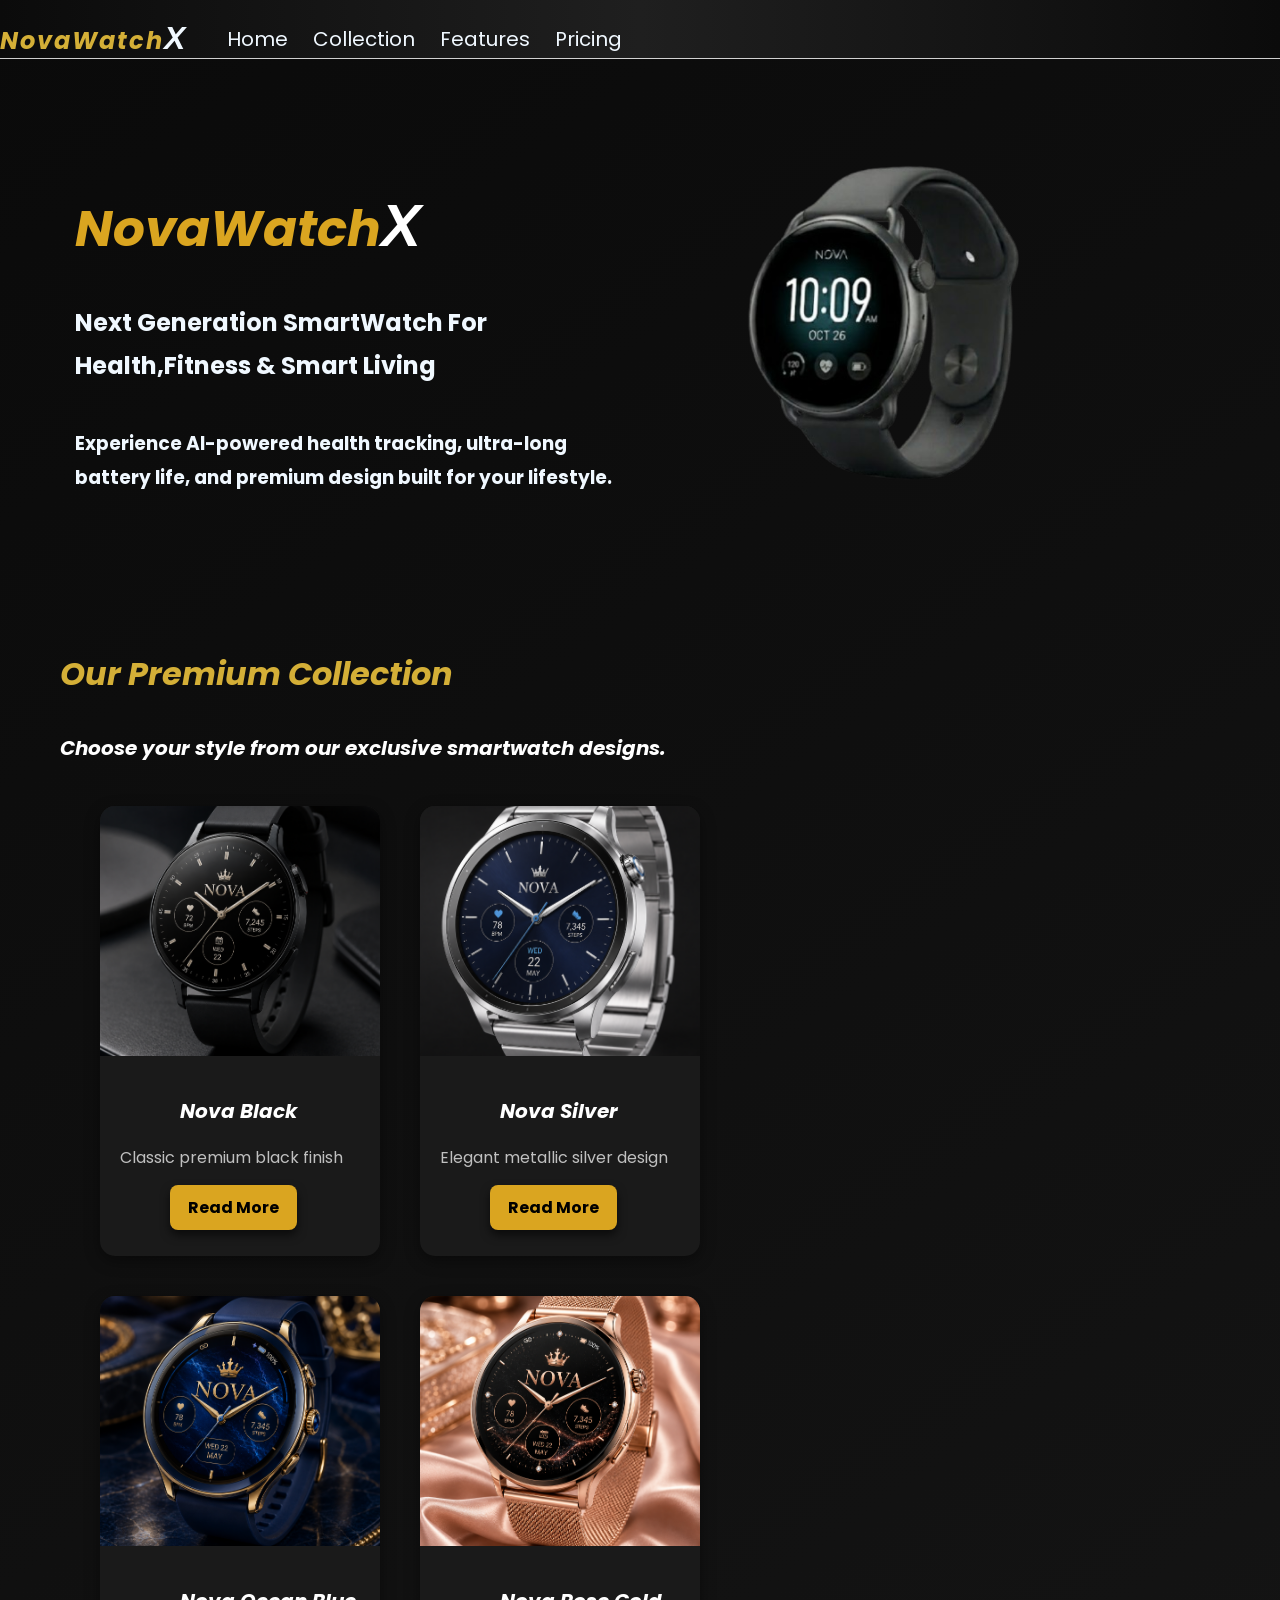
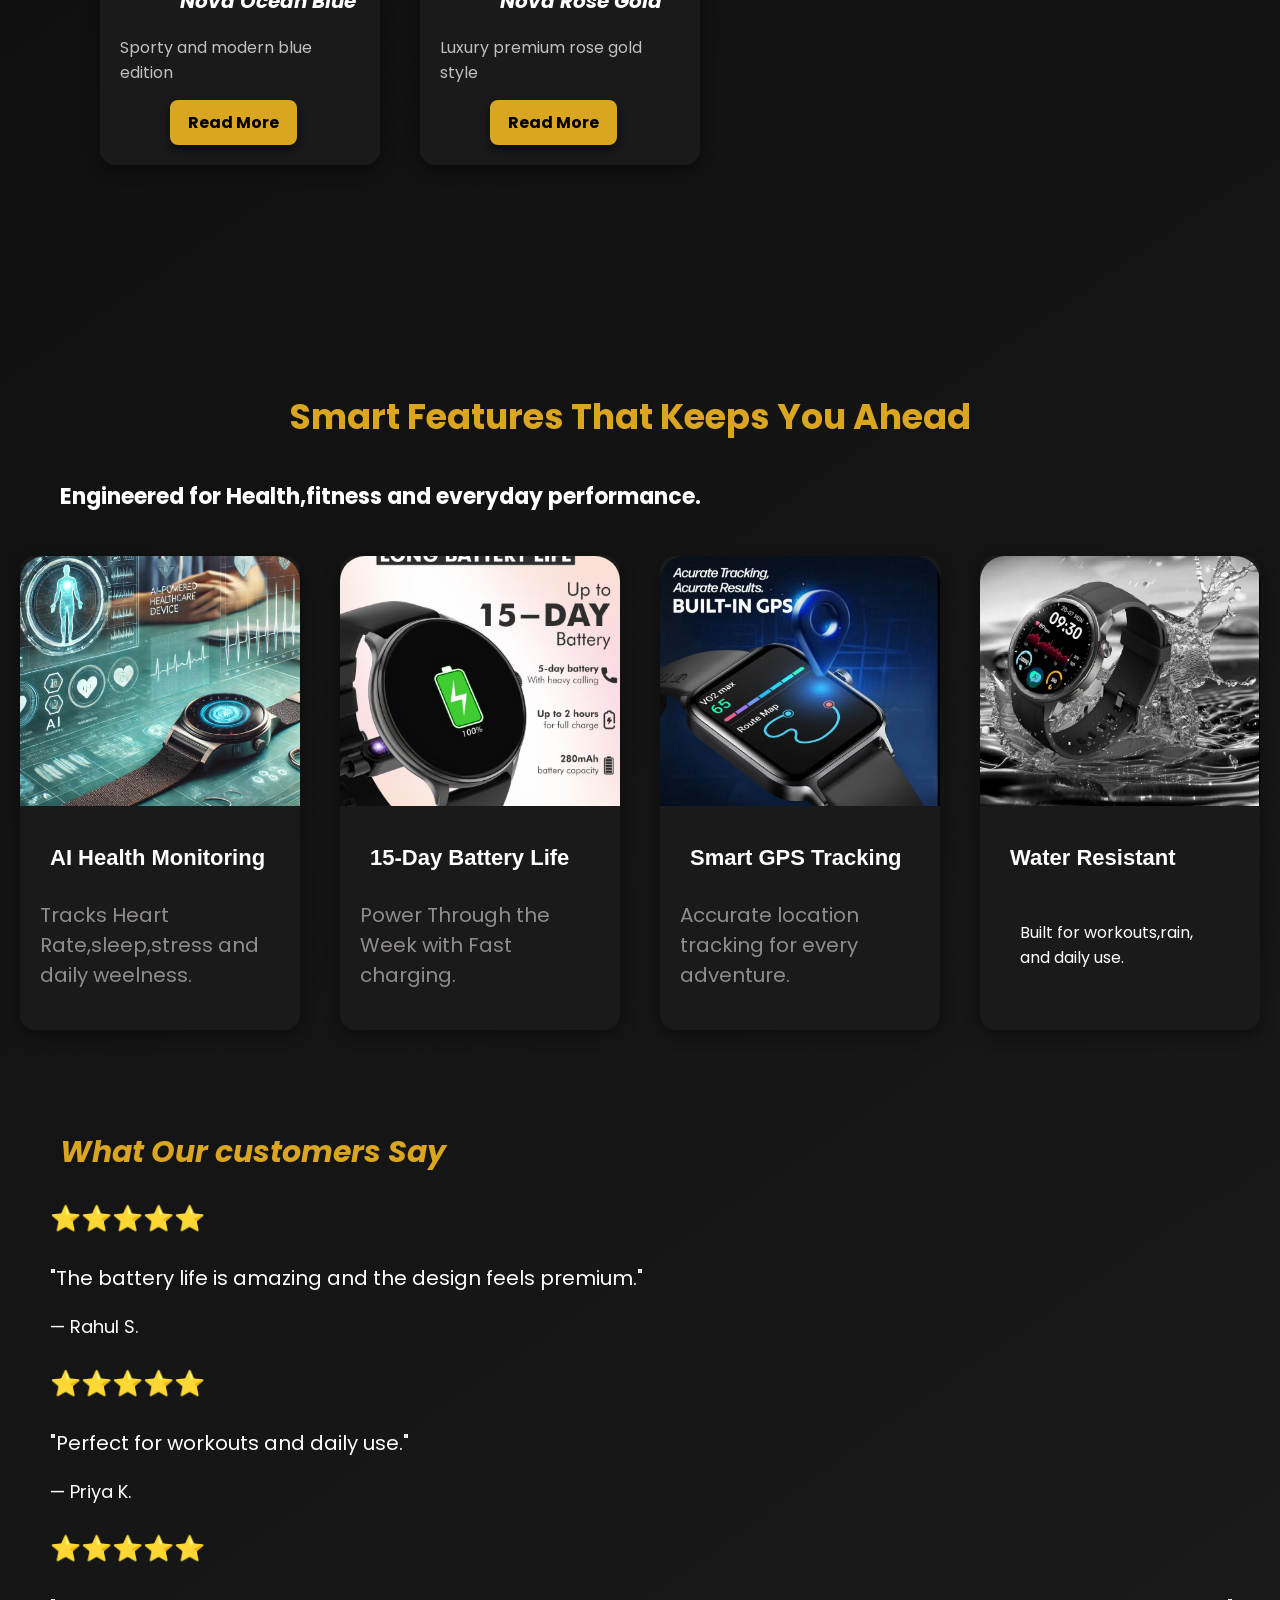
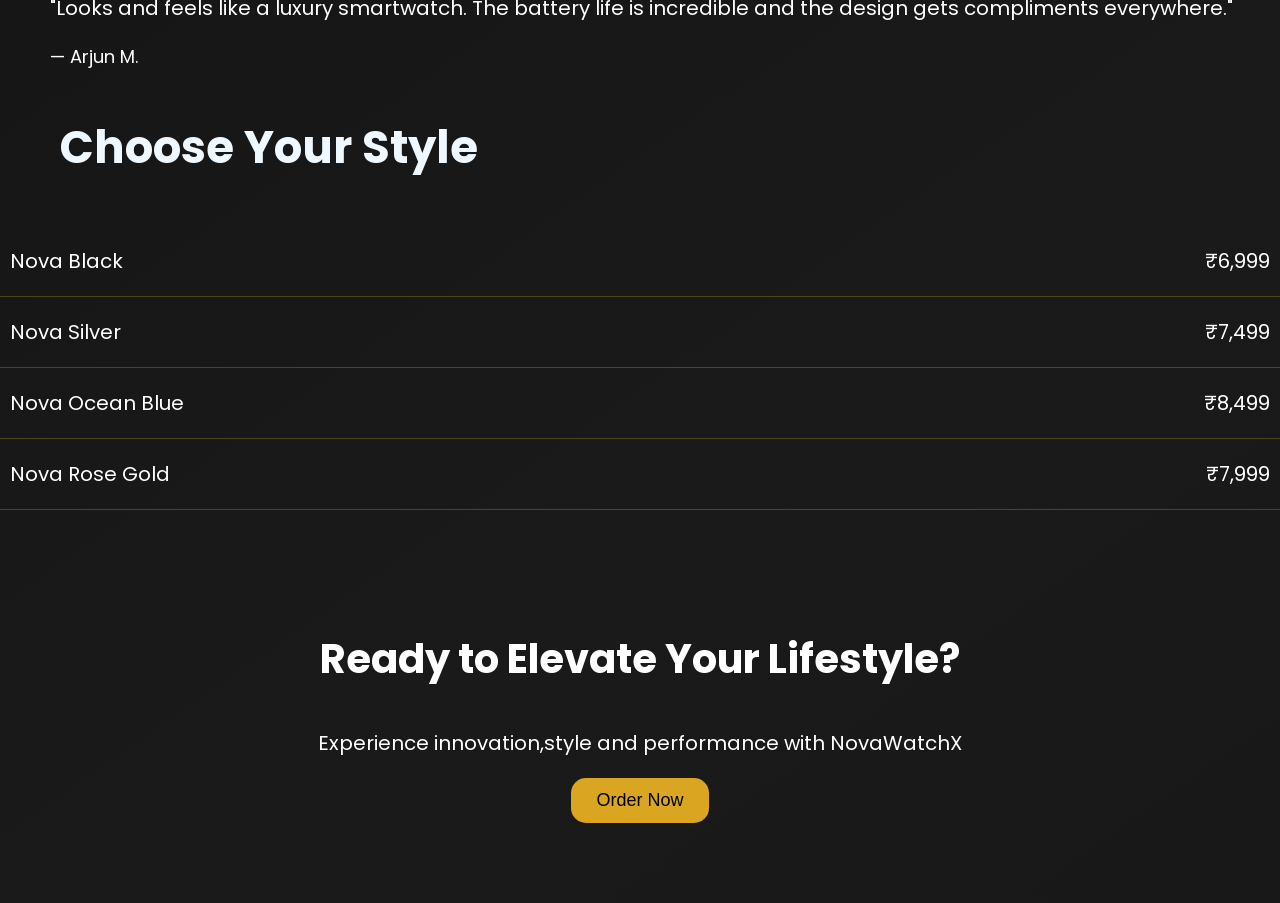
<file: index.html>
<!DOCTYPE html>
<html lang="en">
<head>
  <meta charset="UTF-8">
  <meta name="viewport" content="width=device-width, initial-scale=1.0">
  <title>NovaWatch X</title>
  <link rel="stylesheet" href="index.css">
  <link href="https://fonts.googleapis.com/css2?family=Poppins:wght@300;400;600&display=swap" rel="stylesheet">
</head>
<body>
  <header class="navbar">
    <div class="logo">
      NovaWatch<span class="x">X</span>
    </div>
    <nav class="nav-links">
    <a href="#home">Home</a>
    <a href="#collection">Collection</a>
    <a href="#Features">Features</a>
    <a href="#pricing">Pricing</a>
    </nav>
 </header>
 <div class="main" id="home">
<div class="main-content">
 <h1>NovaWatch<span class="x2">X</span>
  </h1>
  <h2>Next Generation SmartWatch For <br>Health,Fitness & Smart Living</h2>
  <h3>Experience AI-powered health tracking, ultra-long battery life, and premium design built for your lifestyle.</h3>
  </div>
  <div class="main-image">
 <img src="images2/download (1).png">
  </div>
  </div>
<div class="collections-card " id="collection">
<h2>Our Premium Collection</h2>
<h3>Choose your style from our exclusive smartwatch designs.</h3>
<div class="card-grid">
<div class="card">
  <img src="images2/watch1.png">
  <div class="card-content">
    <h3 class="card-title">Nova Black</h3>
    <p class="card-text">Classic premium black finish</p>
    <a href="watch-details.html" class="btn">Read More</a>
  </div>
</div>
<div class="card">
  <img src="images2/watch2.png">
  <div class="card-content">
  <h3 class="card-title">Nova Silver</h3>
  <p class="card-text">Elegant metallic silver design</p>
  <a href="watch-details.html" class="btn">Read More</a>
  </div>
</div>
<div class="card">
  <img src="images2/watch3.png">
  <div class=" card-content">
    <h3 class="card-title">Nova Ocean Blue </h3>
    <p class="card-text">Sporty and modern blue edition</p>
    <a href="watch-details.html" class="btn">Read More</a>
  </div>
</div>
<div class="card">
  <img src="images2/watch4.png">
  <div class="card-content">
    <h3 class="card-title">Nova Rose Gold</h3>
    <p class="card-text">Luxury premium rose gold style</p>
    <a href="watch-details.html"class= "btn">Read More</a>
  </div>
</div>
</div>
</div>
<div class="Features" id="Features">
  <h2>Smart Features That Keeps You Ahead</h2>
  <h3>Engineered for Health,fitness and everyday performance.</h3>
  <div class="card2-grid">
    <div class="card2">
  <img src="images2/health monitoring.png">
  <div class="card2-content">
    <h3 class="card2-title">AI Health Monitoring</h3>
    <p class="card2-text">
      Tracks Heart Rate,sleep,stress and daily weelness.
    </p>
  </div>
</div>
<div class="card2">
  <img src="images2/battery life.png">
  <div class="card2-content">
    <h3 class="card2-title">15-Day Battery Life</h3>
    <p class="card2-text">Power Through the Week with Fast charging.
    </p>
  </div>
</div>
<div class="card2">
  <img src="images2/gps tracking.png">
  <div class="card2-content">
    <h3 class="card2-title">Smart GPS Tracking</h3>
    <p class="card2-text">
      Accurate location tracking for every adventure.
    </p>
  </div>
</div>
<div class="card2">
  <img src="images2/water resistant.png">
  <div class="card2-content">
    <h3 class="card2-title"> Water Resistant</h3>
    <p class="card2-content">
      Built for workouts,rain, and daily use.
    </p>
  </div>
</div>
</div>
</div>
<div class="benefits">
    <h1>What Our customers Say</h1>
    <p class="star">⭐⭐⭐⭐⭐<br></p>
<p class="reviews">
 "The battery life is amazing and the design feels premium."
<p class="name">— Rahul S.</p>
<p class="star">⭐⭐⭐⭐⭐</p>
<p class="reviews">
"Perfect for workouts and daily use."
</p>
<p class="name">— Priya K.</p>
<p class="star">⭐⭐⭐⭐⭐</p>
<p class="reviews">
  "Looks and feels like a luxury smartwatch. The battery life is incredible and the design gets compliments everywhere."
<p class="name">— Arjun M.</p>
</p>
</div>
<div class="price" id="pricing">
  <h2>Choose Your Style</h2>
  <div class="cost-price">
<span>Nova Black </span>  
   <span>₹6,999</span>
  </div>
<div class="cost-price">
<span>Nova Silver  </span>   
<span>₹7,499</span>
</div>
<div class="cost-price">
  <span>Nova Ocean Blue </span>
  <span>₹8,499</span>
</div>
<div class="cost-price">
  <span>Nova Rose Gold </span>
  <span>₹7,999</span>
</div>
</div>
<div class="buy">
  <h2>Ready to Elevate Your Lifestyle?</h2>
  <p>Experience innovation,style and performance with NovaWatchX</p>
  <a href="order.html">
   <button>Order Now</button>
  </a>
  
</div>
</body>
</html>
</file>
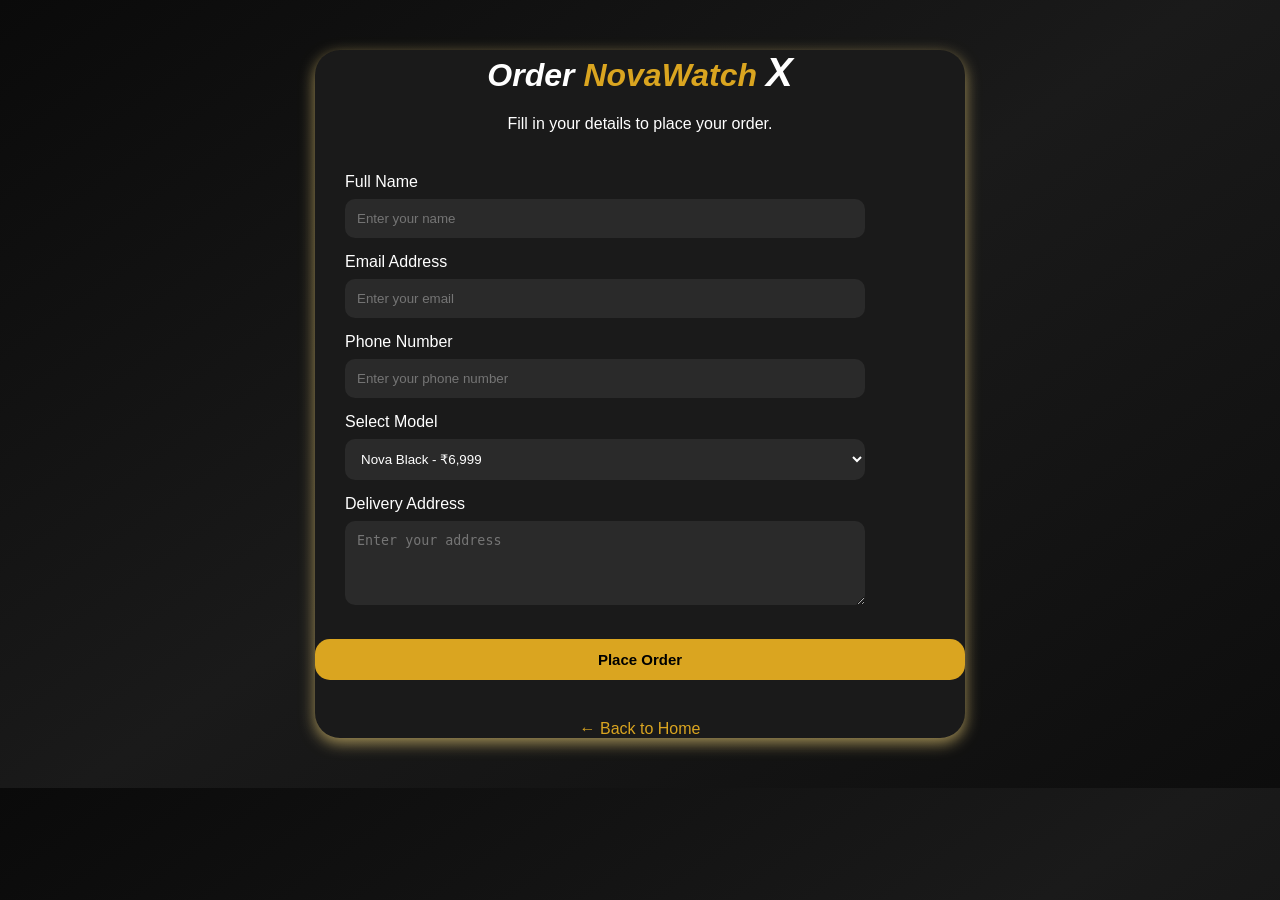
<file: order.html>
<!DOCTYPE html>
<html lang="en">
<head>
  <meta charset="UTF-8">
  <meta name="viewport" content="width=device-width, initial-scale=1.0">
  <title>Document</title>
  <link rel="stylesheet" href="order.css">
</head>
<body>
<div class="order-container">

  <h1><span class="one">Order</span> NovaWatch <span class="x3">X</span></h1>
  <p>Fill in your details to place your order.</p>

  <form>

    <label>Full Name</label>
    <input type="text" placeholder="Enter your name" required>

    <label>Email Address</label>
    <input type="email" placeholder="Enter your email" required>

    <label>Phone Number</label>
    <input type="tel" placeholder="Enter your phone number" required>

    <label>Select Model</label>
    <select required>
      <option>Nova Black - ₹6,999</option>
      <option>Nova Silver - ₹7,499</option>
      <option>Nova Ocean Blue - ₹8,499</option>
      <option>Nova Rose Gold - ₹7,999</option>
    </select>

    <label>Delivery Address</label>
    <textarea rows="4" placeholder="Enter your address"></textarea>

    <button type="submit">Place Order</button>

  </form>

  <a href="index.html" class="back-btn">← Back to Home</a>

</div>
</body>
</html>
</file>
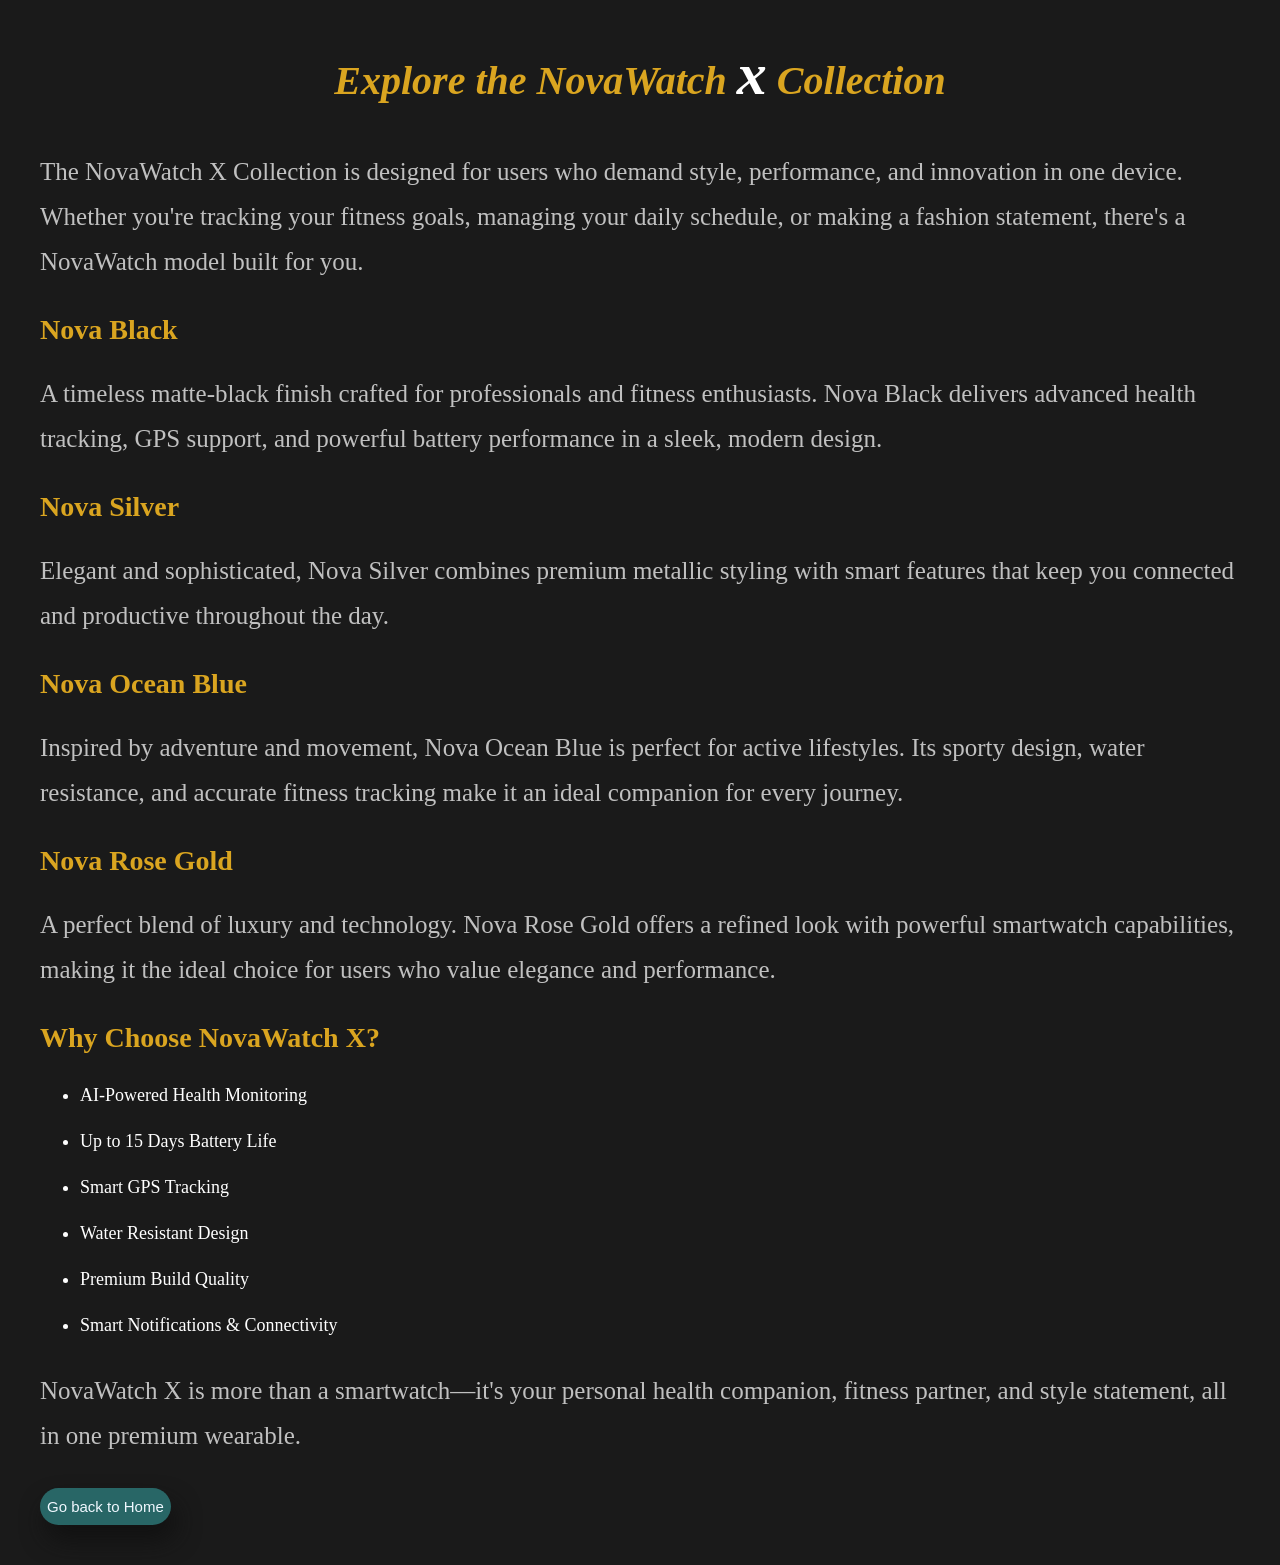
<file: watch-details.html>
<!DOCTYPE html>
<html lang="en">
<head>
  <meta charset="UTF-8">
  <meta name="viewport" content="width=device-width, initial-scale=1.0">
  <title>NovaWatchX</title>
  <link rel="stylesheet" href="watch-details.css">
</head>
<body>
  <section id="watch-details" class="watch-details">

<h1>Explore the NovaWatch <span class="x2">x</span> Collection</h1>

<p>
The NovaWatch X Collection is designed for users who demand style, performance, and innovation in one device. Whether you're tracking your fitness goals, managing your daily schedule, or making a fashion statement, there's a NovaWatch model built for you.
</p>

<h2>Nova Black</h2>
<p>
A timeless matte-black finish crafted for professionals and fitness enthusiasts. Nova Black delivers advanced health tracking, GPS support, and powerful battery performance in a sleek, modern design.
</p>

<h2>Nova Silver</h2>
<p>
Elegant and sophisticated, Nova Silver combines premium metallic styling with smart features that keep you connected and productive throughout the day.
</p>

<h2>Nova Ocean Blue</h2>
<p>
Inspired by adventure and movement, Nova Ocean Blue is perfect for active lifestyles. Its sporty design, water resistance, and accurate fitness tracking make it an ideal companion for every journey.
</p>

<h2>Nova Rose Gold</h2>
<p>
A perfect blend of luxury and technology. Nova Rose Gold offers a refined look with powerful smartwatch capabilities, making it the ideal choice for users who value elegance and performance.
</p>

<h2>Why Choose NovaWatch X?</h2>
<ul>
  <li>AI-Powered Health Monitoring</li>
  <li>Up to 15 Days Battery Life</li>
  <li>Smart GPS Tracking</li>
  <li>Water Resistant Design</li>
  <li>Premium Build Quality</li>
  <li>Smart Notifications & Connectivity</li>
</ul>

<p>
NovaWatch X is more than a smartwatch—it's your personal health companion, fitness partner, and style statement, all in one premium wearable.
</p>

<a href="index.html">
  <button class="btn2">Go back to Home</button>
</a>
</section>
</body>
</html>
</file>
<file: index.css>
body{
  margin: 0;
  padding: 0;
  background: linear-gradient(145deg, #0a0a0a, #1a1a1a, #0d0d0d);
  color: white;
  font-family: "Poppins",sans-serif;
  background-size: cover;
  background-repeat: no-repeat;
  background-size: 700vh;
  width: 100%;
overflow-x: hidden;
}

.navbar{
  display: flex;
  
  background: linear-gradient(90deg, #0b0b0b, #1f1f1f, #0b0b0b);
  border-bottom: 1px solid rgba(255,255,255,0.08);
  align-items: center;
  gap:40px;
  border-bottom: 1PX solid rgba(255,255,255,0.8);
  padding-top: 20px;
}
.logo{
  font-weight: bold;
  font-style: italic;
  color: #d4af37; /* gold accent */
  letter-spacing: 2px;
  font-size: 24px;
  margin-left: 30px;
  margin-bottom: 28px;
}
.x{
  color: aliceblue;
  font-family: 'Gill Sans', 'Gill Sans MT', Calibri, 'Trebuchet MS', sans-serif;
  font-size: 40px;
   margin-top: 40px;
  

}
img{
  max-width: 100%;
  height: auto;
}
.main{
  display: flex;
  align-items: center;
  justify-content: space-between;
  margin-top: 50px;
  gap:50px;
  padding: 20px 15px;
}
.main h1{
  color: goldenrod;
  font-style: italic;
}
.main-image img{
  width: 100%;
  max-width: 500px;
 height: auto;
 display: block;
 
}
.main-image{
 flex: 1;
 text-align: right;
}
.main-content{
 flex: 1;
}
.x2{
  color: white;
  font-family: 'Gill Sans', 'Gill Sans MT', Calibri, 'Trebuchet MS', sans-serif;
  font-size: 60px;
  font-style: italic;
}
.nav-links a{
  color: aliceblue;
  text-decoration: none;
  text-align: center;
  transition: 0.6s;
  margin: 0;
  padding: 0;
  margin-left: 70px;
  font-size: 20px;
}
.nav-links a:hover{
  background-color: aquamarine;
  padding: 0;
  color: black;
}
.nav-links button{
  
  color: black;
  background-color:#d4af37;
  padding: 8px;
   margin-left: 70px;
   align-items: center;
}
.nav-links{
  display: flex;
  gap:25px;
  text-align: center;
}
.nav-links a{
  color: aliceblue;
  text-decoration: none;
  text-align: center;
  transition: 0.6s;
  margin: 0;
  padding: 0;
  margin-left: 0;
  font-size: 20px;
}
.nav-links a:hover{
  background-color: #00E5FF;
  padding: 10px;
  color: black;
}
.nav-links button{
  
  color: black;
  background-color: #d4af37;
  padding: 8px;
   margin-left: 70px;
   align-items: center;
}
.nav-links{
  display: flex;
  gap:25px;
  text-align: center;
}
h1{
 color: aliceblue;
 margin-left: 60px;
 margin-top: 50px;
 font-size: 50px;
 font-weight: bold;
 max-width: 100%;
}

h2{
  color: aliceblue;
margin-left: 60px;
max-width: 100%;
line-height: 1.8;
}
h3{
  color: aliceblue;
 max-width: 100%;
  margin-left: 60px;
  margin-top: 40px;
  line-height: 1.8;
}
.button{
  padding: 12px;
 margin-left: 80px;
 background-color: #d4af37;
 border: none;
 border-radius: 25px;
 font-style: italic;
 font-weight:800;
 font-size: 18px;
}
.collections-card{
  width:100%;
  max-width: 800px;
  margin-top: 100px;


}
.collections-card h2{
 
  color: #d4af37;
  font-size:xx-large;
  font-style: italic;
   width:100%;
}
.collections-card h3{
  color:white;
  margin-top: 10px;
  font-size: 20px;
  font-style: italic;
}

.card{
  width:280px;
  background-color: #1a1a1a;
 border-radius: 15px;
 overflow: hidden;
 flex-shrink: 0;
 box-shadow: 0 5px 15px rgba(0,0,0,0.4);
 transition: 0.3s;
 margin-left: 0;
 min-height: 450px;
}
.card:hover{
  transform:translateY(-10px);
  box-shadow: 0 10px 25px rgba(255,215,0,0.2);
}
.card img{
  height: 250px;
  width: 100%;
  object-fit: cover;
  cursor: pointer;
}
.card-content{
  padding: 20px;
}
.card-title{
  color: white;
  margin-bottom:10px;
}
.card-text{
  color: #c0c0c0;
  margin-bottom: 15px;
}
.btn{
  display: inline-block;
  text-decoration: none;
  color: black;
  background-color: goldenrod;
  padding: 10px 18px;
  border-radius: 8px;
  font-weight: bold;
  margin-left: 50px;
  box-shadow:0px 5px 10px rgba(0,0,0,0.6);
}
.card-grid{
  display:flex;
  flex-wrap: wrap;
  gap:40px;
  justify-content: center;
  margin: 40px auto;
}
.card2-grid{
  display:flex;
  flex-wrap: wrap;
  justify-content: center;
  gap:40px;
  margin: 40px auto;
 
}
.card2:hover{
  transform: translateY(-20px);
  box-shadow: 0px 20px 10px rgba(90, 210, 251, 0.5)
}
.card2{
  width:280px;
  background-color: #1A1A1A;
 border-radius: 15px;
 box-shadow: 0 5px 15px rgba(0,0,0,0.4);
 transition: 0.3s;
 margin-left: 0;
 flex-shrink: 0;
 min-height: 450px;
}
.card2 img{
  object-fit: cover;
  width: 100%;
  height: 250px;
  border-top-left-radius: 25px;
  border-top-right-radius: 25px;

}
.card2-title{
 color:goldenrod;
 align-items: center;
 margin-left: 10px;
 font-weight: bold;
 font-family: 'Gill Sans', 'Gill Sans MT', Calibri, 'Trebuchet MS', sans-serif;
 font-size: 25px;
 margin-top: 15px;
}
.card2-content{
  padding: 20px;
}
.card2-text{
  font-size: 20px;
  color:#a8a3a3d5;
}
.Features{
  padding-top: 80px;
  clear: both;
}
.Features h2{
  font-size: 35px;
  width: 100%;
  max-width: 700px;
  margin-top: 100px;
  color: goldenrod; 
margin-left: auto;
margin-right: auto;
}
.Features h3{
  color:white;
  font-size: 22px;
  width: 100%;
  margin-top: 5px;
}
.benefits h1{
  color: goldenrod;
  width: 100%;
  margin-top: 100px;
  font-weight: bold;
  font-style: italic;
  font-size: 30px;

}
.star{
  font-size: 25px;
  margin-left: 50px;
}
.reviews{
  font-size: 20px;
   margin-left: 50px;
}
.name{
  font-size: 18px;
  margin-left: 50px;
  margin-top: 5px;
}
.price{
  font-size: 30px;
  margin-top: 20px;
}
.cost-price{
  display:flex;
  justify-content:space-between;
  align-items: center;
  padding: 20px 10px;
  border-bottom: 1px solid rgba(218,165,32,0.3);
  font-size: 20px;
}
.buy{
  text-align: center;
  padding: 80px 20px;
}
.buy h2{
color: white;
font-size: 40px;
text-align: center;
margin-left:0;
width: 100%;
}
.buy p{
  color:white;
  margin: 20px 0;
  font-size: 20px;
}
.buy button{
  background-color: goldenrod;
  color: black;
  border: none;
  padding: 12px 25px;
  font-size: 18px;
  cursor: pointer;
  border-radius: 15px;
  transition: 0.5s;
}
.buy button:hover{
  background-color:olive;
  color: white;
}
/* Responsive Design */

@media (max-width: 768px){

  .navbar{
    flex-direction: column;
    gap: 20px;
    padding: 15px;
  }

  .nav-links{
    display: flex;
    flex-wrap: wrap;
    justify-content: center;
    align-items: center;
    gap: 15px;
  }

  .nav-links a
  {
    font-size: 16px;
    margin-left:0;
    

  }
  .main{
    flex-direction: column;
    text-align: center;
    padding: 20px 15px;
    margin-top: 20px;
  }

  .main-content,
  .main-image{
    width: 100%;
    padding: 10px;
  }

  .main-image img{
   width: 80%;
   max-width: 300px;
    margin-top: 20px;
    height: auto;
    margin: auto;
  }

  h1{
    width: 100%;
    font-size: 38px;
    margin-left: 0;
    text-align: center;
  }

  h2,
  h3{
    width: 100%;
    margin-left: 0;
    text-align: center;
    font-size: 20px;
  }

  .button{
    margin-left: 0;
  }

  .card-grid,
  .card2-grid{
    display: flex;
    flex-wrap: wrap;
    justify-content: center;
    margin-left: 0;
  }

  .card,
  .card2{
    width: 100%;
    max-width: 320px;
    margin-left: 0;
  }

  .benefits h1{
    width: 100%;
    margin-left: 0;
    text-align: center;
  }

  .price h2{
    width: 100%;
    margin-left: 0;
    text-align: center;
  }

  .cost-price{
    font-size: 18px;
    padding: 15px 0;
  }
.price{
  padding: 20px;
}
.star,
.reviews,
.name{
  margin-left: 0;
  text-align: center;
}


  .buy h2{
    font-size: 32px;
  }
}
.logo{
  margin: 0;
}
.x{
  font-size: 32px;
}
.main-image{
  text-align: center;
}

@media (max-width: 480px){

  h1{
    font-size: 30px;
  }

  h2{
    font-size: 22px;
  }

  h3{
    font-size: 18px;
  }

  .main-image img{
   width: 70%;
   max-width: 220px;
   height: auto;
  }

  .card,
  .card2{
    width: 90%;
    margin: 15px auto;
  }

  .buy h2{
    font-size: 26px;
  }

  .buy p{
    font-size: 16px;
  }
}
</file>
<file: order.css>
body{
  background:linear-gradient(145deg,#0a0a0a,#1a1a1a,#0d0d0d);
  color:white;
  margin: 0;
  font-family: sans-serif;
}

.order-container h1{
  color: goldenrod;
  font-style: italic;
  margin:0 0 20px;
  text-align: center;
  width: 100%;
}
.x3{
  color: white;
  font-size: 40px;
  font-style: italic;
}
.one{
  color: white;
}
.order-container {
 max-width: 650px;
 margin-top: 40px;
 margin-bottom: 40px;
 margin: 50px auto;
 background: #1a1a1a;
 border-radius: 25px;
 box-shadow: 0 5px 15px rgba(206, 181, 106, 0.772);
}
.order-container p{
  text-align: center;
  margin-bottom: 40px;
}
label{
  display: block;
  margin-top: 15px;
  margin-bottom: 8px;
  margin-left: 30px;
}
input,textarea,select{
  width: 80%;
  padding: 12px;
  border: none;
  border-radius: 10px;
background: #2a2a2a;
color: white;
box-sizing: border-box;
margin-left: 30px;
}

button{
  margin-top: 30px;
 padding: 12px;
 background-color: goldenrod;
 border: none;
 border-radius: 15px;
 margin-bottom: 40px;
 font-weight: bold;
 font-size: 15px;
 cursor: pointer;
 width: 100%;
 align-self: center;
}
button:hover{
  background-color: #00E5FF;
}
.back-btn{
  color: #00E5FF;
color: goldenrod;
text-decoration: none;
text-align: center;
display: block;
}
</file>
<file: watch-details.css>
body{
  margin: 0;
  padding: 0;
}

.watch-details{
 padding: 40px;
  margin-top: 100px;
  background-color: #1a1a1a;
  margin-top: 0;
}
.x2{
  color: white;
  font-size: 60px;
  font-style: italic;
}

.watch-details h1{
  color: goldenrod;
  text-align: center;
  font-size: 40px;
  width: 100%;
  margin: 0 auto 40px;
  font-style: italic;
}

.watch-details h2{
  color: goldenrod;
  margin-left: 0;
  width: auto;
  font-size: 28px;
}

.watch-details p{
  color: #c0c0c0;
  font-size: 18px;
  line-height: 1.8;
  margin-bottom: 30px;
  font-size: 25px;
}

.watch-details ul{
  color: white;
  line-height: 2;
  font-size: 18px;
}

.watch-details li{
  margin-bottom: 10px;
}
.btn2{
  background-color: rgb(40, 102, 102);
  color: aliceblue;
  border-radius: 25px;
  padding: 10px 7px;
  border: none;
  font-size: 15px;
  box-shadow: 5px 15px 25px rgba(16, 16, 16, 0.836);
}
.btn2:hover{
  background-color: rgb(215, 95, 52);
}
</file>
